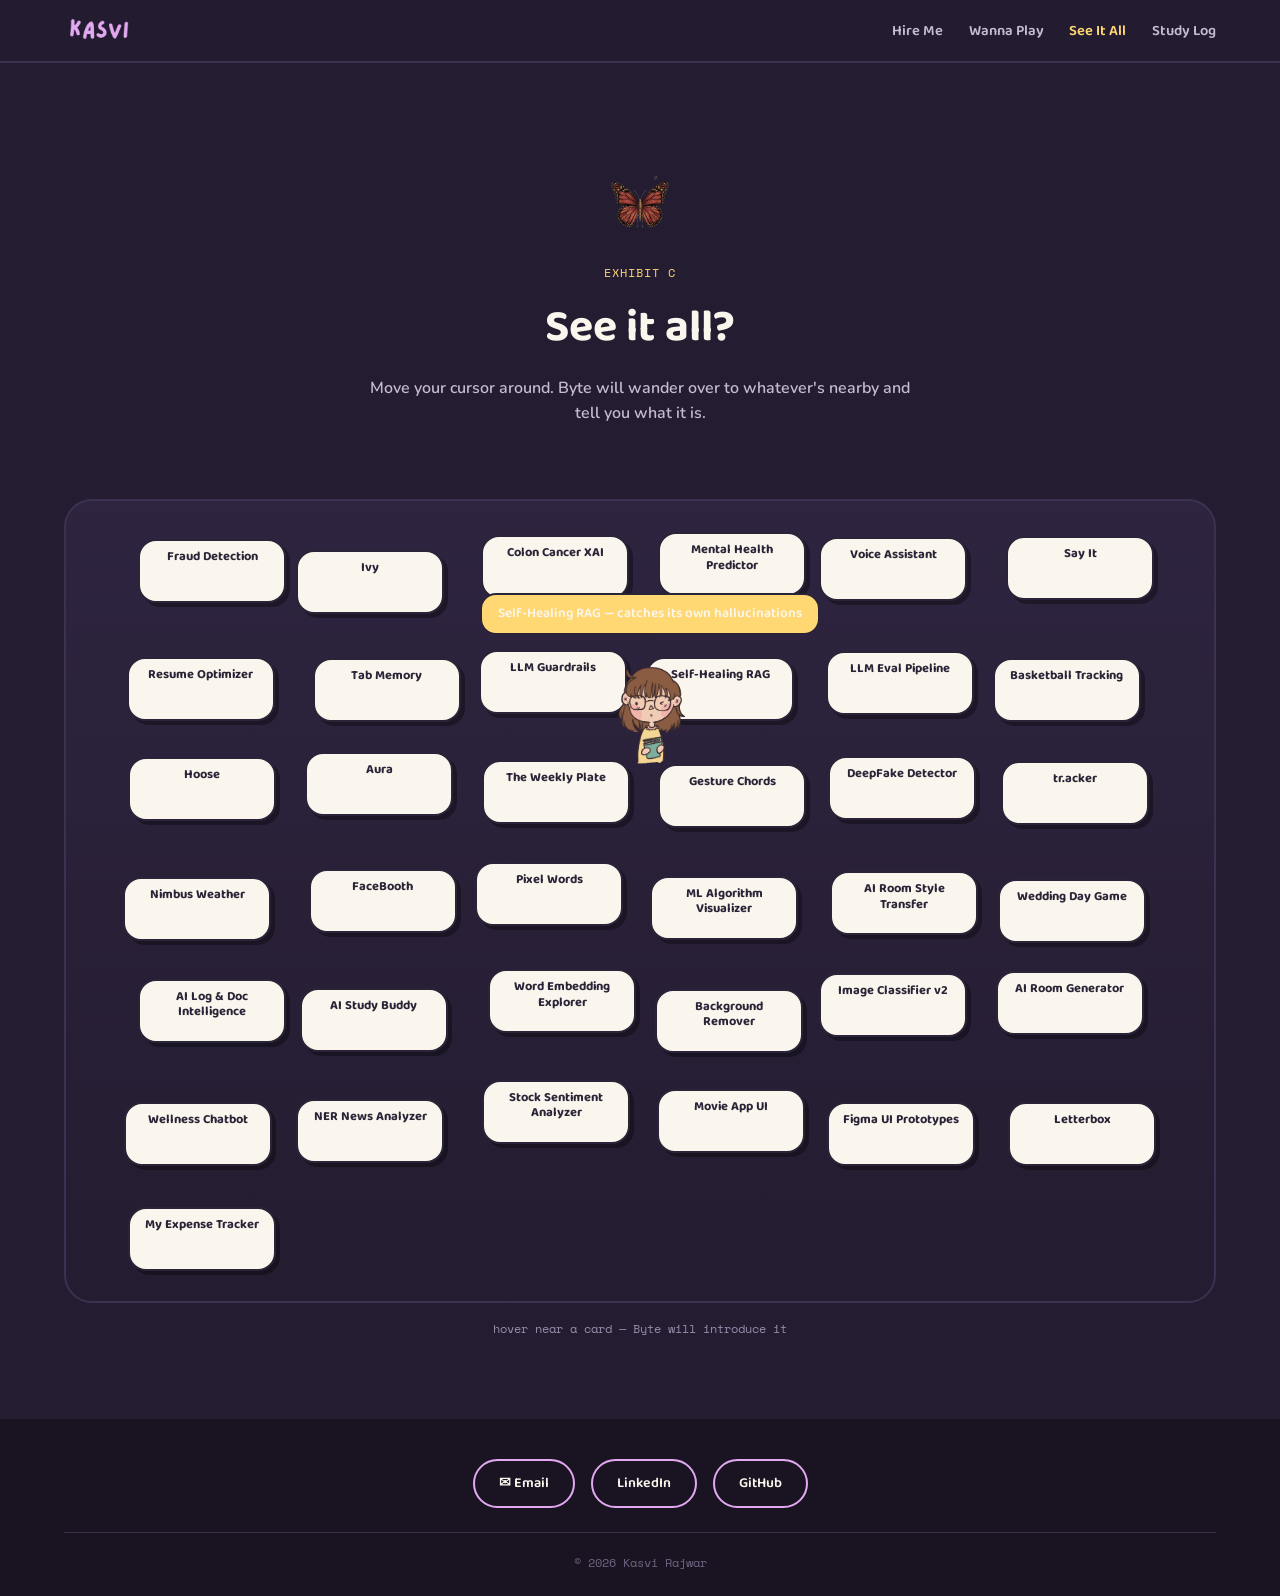
<file: seeall.html>
<!DOCTYPE html>
<html lang="en">
<head>
<meta charset="UTF-8" />
<meta name="viewport" content="width=device-width, initial-scale=1.0" />
<title>Kasvi Rajwar — See It All</title>
<link rel="preconnect" href="https://fonts.googleapis.com">
<link href="https://fonts.googleapis.com/css2?family=Baloo+2:wght@500;600;700;800&family=Nunito:wght@400;500;600;700;800&family=Space+Mono:wght@400;700&display=swap" rel="stylesheet">
<link rel="stylesheet" href="style.css">
<style>
  body[data-page="seeall"]{ background:var(--plum-dark); color:var(--cream); }
  body[data-page="seeall"] h2.section-title{ color:var(--cream); }
  body[data-page="seeall"] .section-sub{ color:#C7BBD4; }
  body[data-page="seeall"] .eyebrow{ color:var(--butter); }
  body[data-page="seeall"] footer{ background:#1A1422; }

  .page-hero{ text-align:center; padding-bottom:1.5rem; }
  .page-icon{ width:84px; height:84px; object-fit:contain; margin:0 auto 1rem; }

  .playground{
    position:relative; width:100%; min-height:460px; border-radius:28px;
    background:linear-gradient(180deg,#2E2440,#241C30);
    border:2.5px solid var(--plum-line); overflow:hidden; cursor:none;
  }
  .pg-node{
    position:absolute; width:148px; height:64px; padding:0.5rem 0.85rem;
    display:flex; align-items:center; justify-content:center; text-align:center;
    border-radius:18px; background:var(--cream); color:var(--ink); text-decoration:none;
    font-family:'Baloo 2',cursive; font-weight:700; font-size:0.8rem; line-height:1.2;
    border:2.5px solid var(--ink); box-shadow:4px 4px 0 rgba(0,0,0,0.35);
    animation:bob 4.5s ease-in-out infinite; transition:transform .2s;
    overflow:hidden; display:-webkit-box; -webkit-line-clamp:3; -webkit-box-orient:vertical;
  }
  .pg-node:hover{ transform:scale(1.08); z-index:5; }
  @keyframes bob{ 0%,100%{ transform:translateY(0);} 50%{ transform:translateY(-8px);} }

  #pg-companion{ position:absolute; width:110px; height:129px; pointer-events:none; z-index:10;
    transition:left .35s cubic-bezier(.22,1,.36,1), top .35s cubic-bezier(.22,1,.36,1); }
  #pg-companion .speech-bubble{ background:var(--butter); top:auto; bottom:110%; }

  .pg-hint{ text-align:center; font-family:'Space Mono',monospace; font-size:0.78rem; color:#9A8CAE; margin-top:1rem; }

  @media (max-width:768px){
    .pg-node{ width:118px; height:56px; font-size:0.72rem; padding:0.4rem 0.6rem; }
  }
</style>
</head>
<body data-page="seeall">

<nav>
  <a href="index.html"><img class="logo" src="assets/logo.png" alt="Kasvi"></a>
  <ul class="nav-links">
    <li><a href="hire.html">Hire Me</a></li>
    <li><a href="play.html">Wanna Play</a></li>
    <li><a href="seeall.html" class="current">See It All</a></li>
    <li><a href="study.html">Study Log</a></li>
  </ul>
</nav>

<main>
  <section class="page-hero">
    <img class="page-icon" src="assets/icons/butterfly.png" alt="">
    <div class="eyebrow" style="text-align:center">Exhibit C</div>
    <h2 class="section-title">See it all?</h2>
    <p class="section-sub" style="margin-left:auto;margin-right:auto;text-align:center">Move your cursor around. Byte will wander over to whatever's nearby and tell you what it is.</p>
  </section>

  <section style="padding-top:0">
    <div class="playground" id="playground">
      <div id="pg-companion" class="companion-wrap">
        <div class="speech-bubble">wandering...</div>
        <img class="companion-base" src="assets/character/original.png" alt="">
        <img class="companion-eyes" src="assets/character/eyes.png" alt="">
        <img class="companion-expr" src="" alt="">
      </div>
    </div>
    <p class="pg-hint">hover near a card — Byte will introduce it</p>
  </section>
</main>

<footer>
  <div class="contact-links">
    <a class="contact-link" href="mailto:kasvi.r04@gmail.com">✉ Email</a>
    <a class="contact-link" href="https://linkedin.com/in/kasvi-rajwar-85747228a" target="_blank">LinkedIn</a>
    <a class="contact-link" href="https://github.com/kasviii" target="_blank">GitHub</a>
  </div>
  <div class="fine-print">© 2026 Kasvi Rajwar</div>
</footer>

<script src="companion.js"></script>
<script>
const PROJECTS = [
  { name:"Fraud Detection", line:"catches fraud before it happens", url:"https://github.com/kasviii/fraud-detection" },
  { name:"Ivy", line:"reads papers so you don't have to", url:"https://github.com/kasviii/Ivy" },
  { name:"Colon Cancer XAI", line:"AI that explains its diagnosis", url:"https://github.com/kasviii/colon-cancer-XAI" },
  { name:"Mental Health Predictor", line:"predicts, then explains why", url:"https://github.com/kasviii/mental-health-predictor" },
  { name:"Voice Assistant", line:"talks back, actually helpfully", url:"https://kasviii.github.io/Voice-assistant/" },
  { name:"Say It", line:"turns rambling into to-dos", url:"https://kasviii.github.io/say-it/" },
  { name:"Resume Optimizer", line:"roasts your resume, then fixes it", url:"https://github.com/kasviii/resume-optimizer" },
  { name:"Tab Memory", line:"remembers why you opened that tab", url:"https://github.com/kasviii/Tab-memory" },
  { name:"LLM Guardrails", line:"a bouncer for your LLM's inputs", url:"https://github.com/kasviii/llm-guardrails" },
  { name:"Self-Healing RAG", line:"catches its own hallucinations", url:"https://github.com/kasviii/rag-self-healing" },
  { name:"LLM Eval Pipeline", line:"unit tests, but for prompt quality", url:"https://github.com/kasviii/llm-eval-pipeline" },
  { name:"Basketball Tracking", line:"tracks every player, every frame", url:"https://github.com/kasviii/basketball-player-tracking" },
  { name:"Hoose", line:"a real website, for a real client", url:"https://hoose-fv7fxaclo-kasviiis-projects.vercel.app/" },
  { name:"Aura", line:"guesses your personality in 20 Qs", url:"https://kasviii.github.io/persona/" },
  { name:"The Weekly Plate", line:"plans your whole week of meals", url:"https://github.com/kasviii/meal-prep" },
  { name:"Gesture Chords", line:"play music with hand signs", url:"https://gesture-controlled-chords.netlify.app/" },
  { name:"DeepFake Detector", line:"try to fool it, I dare you", url:"https://deepfake-detector-kasviii.streamlit.app" },
  { name:"tr.acker", line:"tracks your money and your habits", url:"https://kasviii.github.io/tr.acker/" },
  { name:"Nimbus Weather", line:"tells you if you need a jacket", url:"https://kasviii.github.io/Weather-app/" },
  { name:"FaceBooth", line:"an AR photobooth in your browser", url:"https://kasviii.github.io/ar-tryon" },
  { name:"Pixel Words", line:"Wordle, Hangman, Scramble — retro style", url:"https://kasviii.github.io/pixel-words" },
  { name:"ML Algorithm Visualizer", line:"watch algorithms think, step by step", url:"https://kasviii.github.io/ml-algorithm-visualizer" },
  { name:"AI Room Style Transfer", line:"turns your room into a Van Gogh", url:"https://room-style-transfer-lite-kasviii.streamlit.app" },
  { name:"Wedding Day Game", line:"a small game, exactly what it sounds like", url:"https://kasviii.github.io/Wedding-day-game/" },
  { name:"AI Log & Doc Intelligence", line:"chat with your PDFs and logs", url:"https://ai-log-document-intelligence2.onrender.com" },
  { name:"AI Study Buddy", line:"chat, quiz, and summarize any PDF", url:"https://ai-study-buddy-kasvii.streamlit.app/" },
  { name:"Word Embedding Explorer", line:"how close are king and queen, really", url:"https://word-embedding-dxquqvn57w2dudncrunnk6.streamlit.app" },
  { name:"Background Remover", line:"cuts you out of any photo", url:"https://bgremover-kasvi.streamlit.app" },
  { name:"Image Classifier v2", line:"names what's in your photo, then chats about it", url:"https://image-classifier-v2.onrender.com" },
  { name:"AI Room Generator", line:"designs a room from a sentence", url:"https://room-generator-kasvii.streamlit.app" },
  { name:"Wellness Chatbot", line:"reads the mood behind your words", url:"https://chatbot-app-kasviii.streamlit.app" },
  { name:"NER News Analyzer", line:"pulls people, places, orgs from any text", url:"https://ner-app-kasviii.streamlit.app" },
  { name:"Stock Sentiment Analyzer", line:"is this headline bullish or not", url:"https://stock-sentiment-kasviii.streamlit.app" },
  { name:"Movie App UI", line:"a mobile app that only exists in Figma", url:"https://www.figma.com/proto/5zBNMJrrv1Tdji5zIdQOyj/moviee" },
  { name:"Figma UI Prototypes", line:"a travel site and a juice brand, mocked up", url:"https://github.com/kasviii/figma-ui-prototype" },
  { name:"Letterbox", line:"anonymous notes for strangers (currently down)", url:"https://github.com/kasviii/letterbox" },
  { name:"My Expense Tracker", line:"an earlier, Flask-powered attempt", url:"https://github.com/kasviii/my-expense-tracker-app" },
];

const pg = document.getElementById('playground');
const companion = document.getElementById('pg-companion');
const byte = mountCompanion(companion, { idleMs: 999999 }); // no auto-sleepy in the playground
const nodes = [];

const CARD_W = window.innerWidth <= 768 ? 118 : 148;
const CARD_H = window.innerWidth <= 768 ? 56 : 64;
const GAP_X = 26;
const GAP_Y = 46; // extra vertical room so the bob animation never causes overlap
const MARGIN = 40;

function layoutNodes(){
  const w = pg.clientWidth || 900;
  nodes.length = 0;
  pg.querySelectorAll('.pg-node').forEach(n=>n.remove());

  const cols = Math.max(1, Math.floor((w - MARGIN*2 + GAP_X) / (CARD_W + GAP_X)));
  const rows = Math.ceil(PROJECTS.length / cols);
  const rowWidth = cols*(CARD_W+GAP_X) - GAP_X;
  const startX = MARGIN + Math.max(0, (w - MARGIN*2 - rowWidth) / 2);

  PROJECTS.forEach((p, i)=>{
    const col = i % cols, row = Math.floor(i / cols);
    const jitterX = (Math.random()-0.5) * (GAP_X*0.7);
    const jitterY = (Math.random()-0.5) * (GAP_Y*0.5);
    const x = startX + col*(CARD_W+GAP_X) + jitterX;
    const y = MARGIN + row*(CARD_H+GAP_Y) + jitterY;

    const el = document.createElement('a');
    el.className = 'pg-node';
    el.href = p.url; el.target = '_blank';
    el.textContent = p.name;
    el.style.animationDelay = (i*0.2)+'s';
    el.style.left = x+'px'; el.style.top = y+'px';
    pg.insertBefore(el, companion);
    nodes.push({el, x:x+CARD_W/2, y:y+CARD_H/2, data:p});
  });

  const totalHeight = MARGIN*2 + rows*(CARD_H+GAP_Y) - GAP_Y;
  pg.style.height = Math.max(460, totalHeight) + 'px';
}

let mx = pg.clientWidth/2, my = 200;
let cx = mx, cy = my;
let nearest = null;

pg.addEventListener('mousemove', (e)=>{
  const rect = pg.getBoundingClientRect();
  mx = e.clientX - rect.left; my = e.clientY - rect.top;
});

function tick(){
  cx += (mx - 55 - cx) * 0.08;
  cy += (my - 64 - cy) * 0.08;
  companion.style.left = cx+'px';
  companion.style.top = cy+'px';

  let best=null, bestDist=Infinity;
  nodes.forEach(n=>{
    const d = Math.hypot((cx+55)-n.x, (cy+64)-n.y);
    if(d < bestDist){ bestDist=d; best=n; }
  });

  if(best && bestDist < 100){
    if(nearest !== best){
      nearest = best;
      byte.setState('peek');
      byte.say(`${best.data.name} — ${best.data.line}`, 4000);
    }
  } else if(nearest){
    nearest = null;
    byte.setState('default');
  }
  requestAnimationFrame(tick);
}

layoutNodes();
window.addEventListener('resize', layoutNodes);
requestAnimationFrame(tick);
</script>
</body>
</html>
</file>
<file: style.css>
/* =========================================================
   KASVI RAJWAR — shared styles across all pages
   ========================================================= */
*,*::before,*::after{box-sizing:border-box;margin:0;padding:0;}
html{scroll-behavior:smooth;}

:root{
  --lilac:#E2A9F1;
  --lilac-deep:#B672D9;
  --lilac-pale:#F6E9FB;
  --cream:#FBF6ED;
  --butter:#FFD873;
  --butter-pale:#FFF3DC;
  --coral:#FF9376;
  --coral-pale:#FFE7DE;
  --ink:#2B2438;
  --ink-soft:#5C5468;
  --plum-dark:#241C30;
  --plum-line:#3D3050;
  --card:#FFFFFF;
  --border:#ECDFF5;
}

body{
  background:var(--cream);
  color:var(--ink);
  font-family:'Nunito',sans-serif;
  font-weight:500;
  line-height:1.6;
  overflow-x:hidden;
}
h1,h2,h3,.display{ font-family:'Baloo 2',cursive; color:var(--ink); }
.mono{ font-family:'Space Mono',monospace; }
a{ color:inherit; }
::selection{ background:var(--lilac); color:var(--ink); }
img{ max-width:100%; display:block; }

/* ---------------- NAV ---------------- */
nav{
  position:fixed; top:0; left:0; right:0; z-index:200;
  display:flex; align-items:center; justify-content:space-between;
  padding:0.9rem 5vw;
  background:rgba(251,246,237,0.88);
  backdrop-filter:blur(10px);
  border-bottom:2px solid var(--border);
}
nav img.logo{ height:32px; }
.nav-links{ display:flex; gap:1.6rem; list-style:none; }
.nav-links a{
  text-decoration:none; font-family:'Baloo 2',cursive; font-weight:600;
  font-size:0.92rem; color:var(--ink-soft); transition:color .2s;
}
.nav-links a:hover, .nav-links a.current{ color:var(--lilac-deep); }
body[data-page="seeall"] nav{ background:rgba(36,28,48,0.88); border-bottom-color:var(--plum-line); }
body[data-page="seeall"] .nav-links a{ color:#C7BBD4; }
body[data-page="seeall"] .nav-links a:hover, body[data-page="seeall"] .nav-links a.current{ color:var(--butter); }

main{ padding-top:5.2rem; min-height:100vh; }
section{ padding:5rem 5vw; position:relative; }

/* ---------------- TYPE / LABELS ---------------- */
.eyebrow{
  font-family:'Space Mono',monospace; font-size:0.75rem; letter-spacing:0.08em;
  text-transform:uppercase; color:var(--lilac-deep); margin-bottom:0.6rem;
}
h2.section-title{ font-size:clamp(2rem,4vw,2.8rem); margin-bottom:0.75rem; }
.section-sub{ color:var(--ink-soft); font-weight:600; max-width:560px; margin-bottom:3rem; }

/* ---------------- BUTTONS ---------------- */
.btn{
  display:inline-flex; align-items:center; gap:0.4rem;
  font-family:'Baloo 2',cursive; font-weight:600; font-size:0.95rem;
  padding:0.75rem 1.6rem; border-radius:100px; text-decoration:none;
  border:2.5px solid var(--ink); background:var(--card); color:var(--ink);
  box-shadow:4px 4px 0 var(--ink); transition:transform .15s, box-shadow .15s;
}
.btn:hover{ transform:translate(-2px,-2px); box-shadow:6px 6px 0 var(--ink); }
.btn:active{ transform:translate(0,0); box-shadow:2px 2px 0 var(--ink); }

/* ---------------- PROJECT GRID ---------------- */
.project-grid{ display:grid; grid-template-columns:repeat(auto-fit,minmax(280px,1fr)); gap:1.75rem; }
.project-card{
  background:var(--card); border:2.5px solid var(--ink); border-radius:22px;
  padding:1.75rem; box-shadow:5px 5px 0 var(--ink);
  transition:transform .15s, box-shadow .15s;
  display:flex; flex-direction:column; gap:0.9rem;
}
.project-card:hover{ transform:translate(-2px,-2px); box-shadow:8px 8px 0 var(--ink); }
.project-top{ display:flex; justify-content:space-between; align-items:flex-start; gap:0.75rem; }
.project-name{ font-family:'Baloo 2',cursive; font-size:1.2rem; line-height:1.25; }
.project-badge{
  font-family:'Space Mono',monospace; font-size:0.65rem; letter-spacing:0.04em;
  text-transform:uppercase; padding:0.25rem 0.55rem; border-radius:100px;
  background:var(--lilac-pale); color:var(--lilac-deep); white-space:nowrap; flex-shrink:0;
  border:1px solid var(--lilac);
}
.project-desc{ font-size:0.9rem; color:var(--ink-soft); font-weight:500; line-height:1.6; }
.project-tags{ display:flex; flex-wrap:wrap; gap:0.4rem; }
.tag{
  font-family:'Space Mono',monospace; font-size:0.7rem; color:var(--ink-soft);
  background:var(--cream); border:1px solid var(--border); padding:0.2rem 0.55rem; border-radius:8px;
}
.project-links{ display:flex; gap:1rem; margin-top:auto; }
.project-links a{
  font-family:'Baloo 2',cursive; font-weight:600; font-size:0.88rem; text-decoration:none;
  color:var(--lilac-deep); display:inline-flex; align-items:center; gap:0.3rem;
}
.project-links a:hover{ text-decoration:underline; }
.more-soon{
  grid-column:1/-1; text-align:center; padding:2rem; color:var(--ink-soft);
  font-family:'Baloo 2',cursive; font-weight:600; border:2.5px dashed var(--border); border-radius:22px;
}

/* ---------------- COMPANION (shared across pages) ---------------- */
.companion-wrap{ position:relative; user-select:none; }
.companion-wrap img{ position:absolute; top:0; left:0; width:100%; height:100%; object-fit:contain; }
.companion-eyes{ z-index:2; transition:transform .05s linear; }
.companion-expr{ z-index:3; opacity:0; transition:opacity .15s; }
.companion-expr.visible{ opacity:1; }
.speech-bubble{
  position:absolute; top:-50px; left:50%; transform:translateX(-50%) scale(0.85);
  background:var(--card); border:2px solid var(--ink); border-radius:16px;
  padding:0.5rem 1rem; font-family:'Baloo 2',cursive; font-weight:600; font-size:0.85rem;
  white-space:nowrap; opacity:0; transition:opacity .2s, transform .2s; pointer-events:none;
}
.speech-bubble::after{
  content:''; position:absolute; bottom:-9px; left:50%; transform:translateX(-50%);
  border-width:9px 8px 0 8px; border-style:solid; border-color:var(--ink) transparent transparent transparent;
}
.speech-bubble.visible{ opacity:1; transform:translateX(-50%) scale(1); }

/* ---------------- FOOTER ---------------- */
footer{
  background:var(--ink); color:#B9AFC6; text-align:center; padding:2.5rem 5vw 1.5rem;
}
footer .contact-links{ display:flex; justify-content:center; gap:1rem; flex-wrap:wrap; margin-bottom:1.5rem; }
footer .contact-link{
  padding:0.7rem 1.5rem; border:2px solid var(--lilac); border-radius:100px;
  color:var(--cream); text-decoration:none; font-family:'Baloo 2',cursive; font-weight:600;
  transition:background .2s, transform .15s; font-size:0.88rem;
}
footer .contact-link:hover{ background:var(--lilac); color:var(--ink); transform:translateY(-2px); }
footer .fine-print{ font-size:0.75rem; font-family:'Space Mono',monospace; color:#6E6480; border-top:1px solid #3A3145; padding-top:1.25rem; }
footer .fine-print a{ color:#9A8CAE; }

@media (max-width:768px){
  .nav-links{ display:none; }
}
</file>
